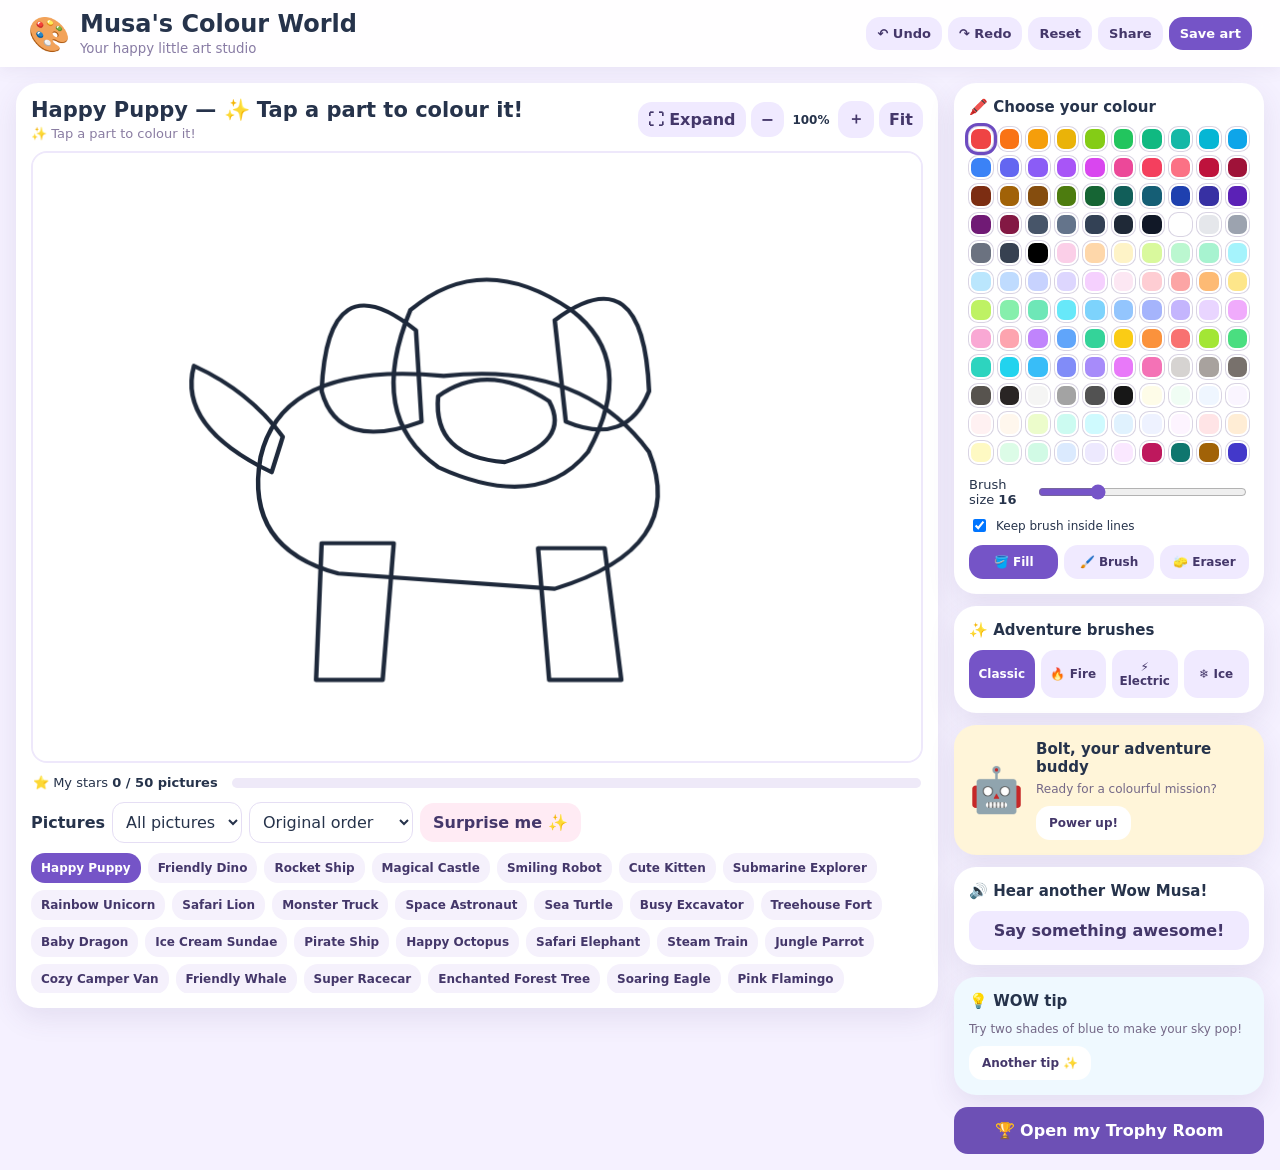
<file: index.html>
<!doctype html>
<html lang="en"><head><meta charset="utf-8"><meta name="viewport" content="width=device-width,initial-scale=1,maximum-scale=1,user-scalable=no,viewport-fit=cover"><meta name="theme-color" content="#f4edff"><meta name="description" content="Musa's Colour World — a free offline colouring studio for kids"><title>Musa's Colour World</title><link rel="stylesheet" href="./style.css?v=23"></head>
<body><header class="top"><div class="brand"><span class="brandicon">🎨</span><div><h1>Musa's Colour World</h1><small>Your happy little art studio</small></div></div><nav class="quick"><button id="undoBtn">↶ Undo</button><button id="redoBtn">↷ Redo</button><button id="resetBtn">Reset</button><button id="shareBtn">Share</button><button id="saveBtn" class="primary">Save art</button></nav></header>
<main><section class="workspace"><div class="stagecard"><div class="stagehead"><div><h2 id="pageTitle">Happy Puppy</h2><p>✨ Tap a part to colour it!</p></div><div class="viewtools"><button id="expandBtn">⛶ Expand</button><button id="zoomOut">−</button><span id="zoomText">100%</span><button id="zoomIn">＋</button><button id="fitBtn">Fit</button></div></div>
<div class="canvaswrap" id="canvasWrap"><canvas id="artCanvas" aria-label="Colouring picture"></canvas><canvas id="fxCanvas" aria-hidden="true"></canvas></div>
<div class="progressrow"><span>⭐ My stars <b id="progressText">0 / 50 pictures</b></span><div class="progress"><i id="progressBar"></i></div></div>
<div class="pickerbar"><label for="categoryFilter">Pictures</label><select id="categoryFilter"><option value="All">All pictures</option></select><select id="sortSelect"><option value="default">Original order</option><option value="az">A–Z</option><option value="difficulty">Easy to Hard</option><option value="unfinished">Unfinished First</option></select><button id="surpriseBtn">Surprise me ✨</button></div><div id="pageList" class="pagelist"></div></div>
<aside class="sidebar"><section class="panel"><h3>🖍️ Choose your colour</h3><div id="palette" class="palette"></div><div class="brushrow"><label for="brushSize">Brush size <b id="brushSizeLabel">16</b></label><input id="brushSize" type="range" min="4" max="48" value="16"></div><label class="checkline"><input id="clipBrush" type="checkbox" checked> Keep brush inside lines</label><div class="toolgrid"><button data-tool="fill" class="active">🪣 Fill</button><button data-tool="brush">🖌️ Brush</button><button data-tool="eraser">🧽 Eraser</button></div></section>
<section class="panel"><h3>✨ Adventure brushes</h3><div class="fxgrid"><button data-fx="classic" class="active">Classic</button><button data-fx="fire">🔥 Fire</button><button data-fx="electric">⚡ Electric</button><button data-fx="ice">❄️ Ice</button></div></section>
<section class="panel buddy"><div class="bolt">🤖</div><div><h3>Bolt, your adventure buddy</h3><p id="missionText">Ready for a colourful mission?</p><button id="powerBtn">Power up!</button></div></section>
<section class="panel"><h3>🔊 Hear another Wow Musa!</h3><button id="wowBtn" class="wide">Say something awesome!</button></section>
<section class="panel tip"><h3>💡 WOW tip</h3><p id="tipText">Try two shades of blue to make your sky pop!</p><button id="tipBtn">Another tip ✨</button></section>
<button id="trophyBtn" class="trophybutton">🏆 Open my Trophy Room</button></aside></section></main>
<div class="dock"><button data-tool="fill" class="active">🪣<span>Fill</span></button><button data-tool="brush">🖌️<span>Brush</span></button><button data-tool="eraser">🧽<span>Eraser</span></button><button id="dockUndo">↶<span>Undo</span></button><button id="dockRedo">↷<span>Redo</span></button></div>
<div id="trophyModal" class="modal" aria-hidden="true"><div class="modalcard"><button id="closeTrophy" class="close">✕</button><h2>🏆 Musa's Trophy Room</h2><p id="trophySummary">Your stars and masterpieces!</p><div id="trophyGrid" class="trophygrid"></div><h3>My art gallery</h3><div id="galleryGrid" class="gallery"></div><h3>🎠 Spin your masterpiece</h3><div class="toyarea"><div id="toyCard" class="toycard">🎨<small>Your latest artwork</small></div></div></div></div>
<div id="celebrate" class="celebrate" aria-live="polite"><div>🌟</div><h2>WOW MUSA!</h2><p>You made a masterpiece!</p><button id="celebrateClose">Keep creating</button></div>
<script src="./artworks.js?v=23"></script><script src="./app.js?v=24"></script></body></html>
</file>
<file: style.css>
:root{--ink:#26334b;--purple:#7856c8;--pink:#ffe7f2;--paper:#fff;--bg:#f5f1ff;--shadow:0 10px 28px #4d39731a}*{box-sizing:border-box}html,body{margin:0;min-height:100%;background:var(--bg);color:var(--ink);font-family:ui-rounded,"Trebuchet MS",system-ui,sans-serif;overflow-x:hidden}button,select,input{font:inherit}button{border:0;border-radius:14px;padding:10px 13px;background:#f0eaff;color:#44376a;font-weight:800;cursor:pointer;touch-action:manipulation;transition:transform .12s,filter .12s}button:active{transform:scale(.96);filter:brightness(.96)}button:focus-visible,select:focus-visible{outline:3px solid #9b83ed;outline-offset:2px}.top{position:sticky;top:0;z-index:5;display:flex;align-items:center;justify-content:space-between;gap:12px;padding:10px clamp(12px,3vw,28px);background:#ffffffed;backdrop-filter:blur(14px);box-shadow:0 3px 16px #43336612}.brand{display:flex;align-items:center;gap:10px}.brandicon{font-size:34px}.brand h1{font-size:clamp(17px,2.5vw,24px);margin:0}.brand small{color:#887ba4}.quick{display:flex;gap:6px;flex-wrap:wrap;justify-content:flex-end}.quick button{padding:9px 11px;font-size:13px}.primary{background:#7554c7;color:white}main{max-width:1500px;margin:auto;padding:16px}.workspace{display:grid;grid-template-columns:minmax(0,1fr) 310px;gap:16px;align-items:start}.stagecard,.panel{background:var(--paper);border-radius:22px;padding:15px;box-shadow:var(--shadow)}.stagehead{display:flex;align-items:center;justify-content:space-between;gap:10px;margin-bottom:10px}.stagehead h2{margin:0;font-size:21px}.stagehead p{margin:4px 0 0;color:#8a7da2;font-size:13px}.viewtools{display:flex;align-items:center;gap:5px}.viewtools button{padding:8px 10px}.viewtools span{min-width:44px;text-align:center;font-weight:800;font-size:12px}.canvaswrap{position:relative;width:100%;aspect-ratio:4/3;max-height:68vh;margin:auto;background:white;border:2px solid #eee8fb;border-radius:16px;overflow:hidden;touch-action:none;box-shadow:inset 0 0 0 1px #fff}canvas{position:absolute;inset:0;width:100%;height:100%;display:block}#fxCanvas{pointer-events:none}.progressrow{display:flex;align-items:center;gap:14px;margin:12px 2px;font-size:13px}.progressrow span{white-space:nowrap}.progress{height:10px;flex:1;background:#eee9f8;border-radius:20px;overflow:hidden}.progress i{display:block;width:0;height:100%;background:linear-gradient(90deg,#8b70dc,#ff9fc9);border-radius:20px;transition:width .3s}.pickerbar{display:flex;align-items:center;gap:7px;flex-wrap:wrap}.pickerbar label{font-weight:800}.pickerbar select{min-width:0;max-width:180px;padding:9px;border:1px solid #e5def4;border-radius:12px;background:#fff;color:var(--ink)}.pickerbar button{background:#ffebf4}.pagelist{display:flex;gap:7px;flex-wrap:wrap;margin-top:10px;max-height:140px;overflow:auto}.pagechip{font-size:12px;padding:8px 10px;background:#f5f1fc}.pagechip.active{background:#7554c7;color:white}.sidebar{display:grid;gap:12px}.panel h3{font-size:15px;margin:0 0 11px}.palette{display:grid;grid-template-columns:repeat(10,minmax(0,1fr));gap:5px}.swatch{width:100%;aspect-ratio:1;padding:0;border:2px solid #ffffff;border-radius:9px;box-shadow:0 0 0 1px #d9d4e3}.swatch.active{outline:3px solid #6d4bc0;outline-offset:1px;z-index:1}.brushrow{margin:13px 0 7px;font-size:13px;display:flex;justify-content:space-between;align-items:center}.brushrow input{width:100%;display:block;accent-color:#7654c8}.checkline{display:flex;align-items:center;gap:7px;font-size:12px;margin:9px 0}.toolgrid,.fxgrid{display:grid;grid-template-columns:repeat(3,1fr);gap:6px;margin-top:10px}.toolgrid button,.fxgrid button{font-size:12px;padding:10px 4px}.toolgrid button.active,.fxgrid button.active{background:#7554c7;color:#fff}.fxgrid{grid-template-columns:repeat(4,1fr)}.buddy{display:flex;gap:12px;align-items:center;background:#fff5d9}.buddy h3{margin-bottom:5px}.buddy p,.tip p{font-size:12px;line-height:1.4;margin:0 0 8px;color:#746887}.bolt{font-size:44px}.buddy button,.tip button{font-size:12px;background:#fff}.wide,.trophybutton{width:100%}.tip{background:#eff9ff}.trophybutton{background:#6d50b5;color:white;padding:14px}.dock{display:none}.modal{position:fixed;inset:0;background:#1c173b99;z-index:20;display:none;align-items:center;justify-content:center;padding:14px}.modal.open{display:flex}.modalcard{position:relative;background:white;border-radius:24px;padding:22px;width:min(720px,100%);max-height:90vh;overflow:auto}.modalcard h2{margin-top:0}.close{position:absolute;right:14px;top:14px}.trophygrid,.gallery{display:grid;grid-template-columns:repeat(auto-fit,minmax(110px,1fr));gap:9px}.trophy{padding:12px;background:#f6f1ff;border-radius:14px;text-align:center;font-size:13px}.trophy b{display:block;font-size:25px}.galleryitem{padding:8px;border-radius:12px;background:#f6f2ff;font-size:12px;text-align:center}.galleryitem canvas{position:static;width:100%;height:auto;border-radius:7px}.toyarea{height:170px;display:grid;place-items:center;perspective:700px;background:#f7f4ff;border-radius:16px}.toycard{width:120px;height:130px;border-radius:16px;background:linear-gradient(135deg,#ffe2ee,#dcd0ff);display:grid;place-items:center;font-size:35px;box-shadow:0 12px 20px #3e2e6022;transform-style:preserve-3d;animation:spin 7s linear infinite}.toycard small{font-size:11px}@keyframes spin{to{transform:rotateY(360deg)}}.celebrate{display:none;position:fixed;inset:0;z-index:30;background:#fff8e9f2;place-content:center;text-align:center}.celebrate.show{display:grid}.celebrate div{font-size:65px}.celebrate h2{font-size:36px;color:#7554c7;margin:5px}.celebrate p{font-weight:700}.celebrate button{background:#7554c7;color:white}.expanded .canvaswrap{max-height:none;height:calc(100vh - 170px);aspect-ratio:auto}.expanded .stagecard{position:fixed;inset:0;z-index:15;border-radius:0;padding:10px}.expanded .sidebar,.expanded .top,.expanded .pickerbar,.expanded .pagelist{display:none}.expanded .canvaswrap{width:100%;height:calc(100vh - 150px)}@media(max-width:850px){.workspace{grid-template-columns:minmax(0,1fr)}.sidebar{grid-template-columns:repeat(2,minmax(0,1fr))}.stagehead{align-items:flex-start}.quick button{font-size:11px;padding:8px}.top{align-items:flex-start}.palette{grid-template-columns:repeat(10,minmax(0,1fr))}}@media(max-width:560px){main{padding:8px 8px 88px}.top{padding:9px;display:block}.brand{margin-bottom:8px}.quick{justify-content:flex-start;flex-wrap:nowrap;overflow-x:auto;padding-bottom:2px}.quick button{white-space:nowrap}.stagecard{padding:10px;border-radius:17px}.stagehead{display:block}.viewtools{margin-top:8px;justify-content:flex-end}.canvaswrap{max-height:none}.sidebar{grid-template-columns:1fr}.pickerbar select{flex:1;max-width:none}.pagelist{max-height:110px}.dock{display:flex;position:fixed;bottom:0;left:0;right:0;z-index:10;background:#ffffffed;backdrop-filter:blur(12px);padding:8px max(10px,env(safe-area-inset-right)) calc(8px + env(safe-area-inset-bottom)) max(10px,env(safe-area-inset-left));justify-content:space-around;box-shadow:0 -4px 20px #35265318}.dock button{display:grid;gap:2px;justify-items:center;min-width:54px;padding:6px 8px;font-size:20px;background:transparent}.dock button span{font-size:10px}.dock button.active{background:#eee7ff;color:#6749b3}.progressrow{font-size:12px}.modalcard{padding:18px}.viewtools button{padding:7px 8px;font-size:12px}}
</file>
